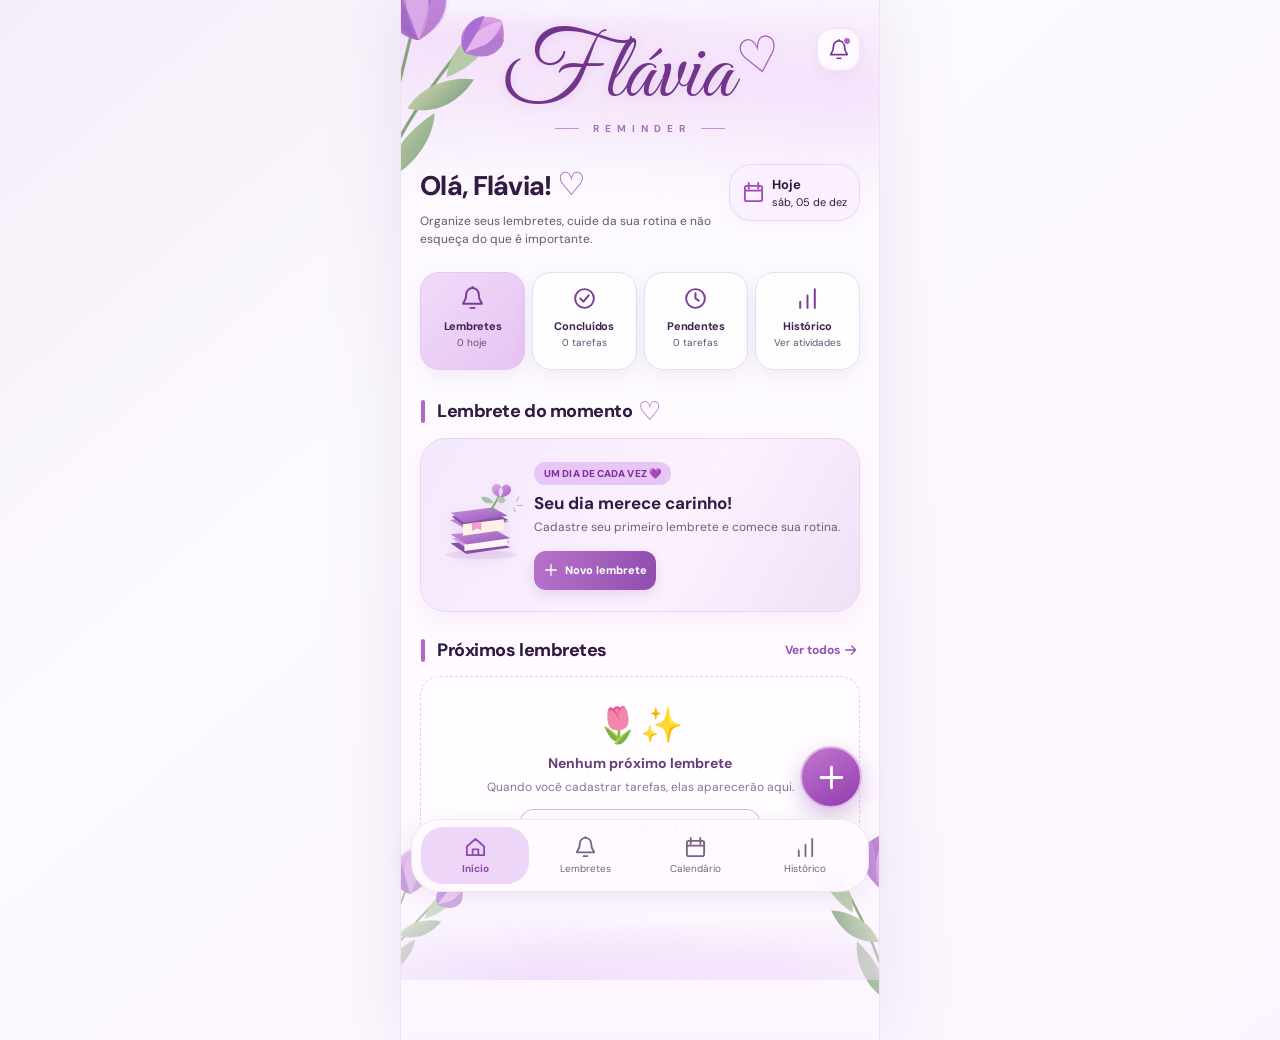
<file: index.html>
<!doctype html>
<html lang="pt-BR">
<head>
  <meta charset="utf-8">
  <meta name="viewport" content="width=device-width,initial-scale=1,viewport-fit=cover">
  <meta name="theme-color" content="#fbf7fc">
  <meta name="apple-mobile-web-app-capable" content="yes">
  <meta name="apple-mobile-web-app-status-bar-style" content="default">
  <meta name="apple-mobile-web-app-title" content="Flávia">
  <meta name="description" content="Flávia Reminder: lembretes com carinho, flores e um toque de humor.">
  <link rel="icon" type="image/svg+xml" href="./icon.svg">
  <link rel="apple-touch-icon" href="./apple-touch-icon.png">
  <link rel="manifest" href="./manifest.webmanifest">
  <link rel="preconnect" href="https://fonts.googleapis.com">
  <link rel="preconnect" href="https://fonts.gstatic.com" crossorigin>
  <link href="https://fonts.googleapis.com/css2?family=DM+Sans:wght@400;500;600;700;800&family=Great+Vibes&display=swap" rel="stylesheet">
  <link rel="stylesheet" href="./styles.css?v=6.4">
  <title>Flávia Reminder 🌷</title>
  <!-- V6.4: pets animados; notificações ativadas apenas uma vez por aparelho, com verificação automática -->
</head>
<body>
  <svg xmlns="http://www.w3.org/2000/svg" class="svg-icons" aria-hidden="true">
    <symbol id="i-bell" viewBox="0 0 24 24"><path d="M18 8a6 6 0 0 0-12 0c0 7-3 7-3 9h18c0-2-3-2-3-9M10 21h4M12 2V1"/></symbol>
    <symbol id="i-check" viewBox="0 0 24 24"><path d="m5 12 4 4L19 6"/></symbol>
    <symbol id="i-check-circle" viewBox="0 0 24 24"><circle cx="12" cy="12" r="9"/><path d="m8 12 3 3 5-6"/></symbol>
    <symbol id="i-clock" viewBox="0 0 24 24"><circle cx="12" cy="12" r="9"/><path d="M12 7v5l3 2"/></symbol>
    <symbol id="i-calendar" viewBox="0 0 24 24"><rect x="3" y="5" width="18" height="16" rx="2"/><path d="M7 2v6M17 2v6M3 10h18"/></symbol>
    <symbol id="i-chart" viewBox="0 0 24 24"><path d="M5 21v-6M12 21V9M19 21V3"/></symbol>
    <symbol id="i-house" viewBox="0 0 24 24"><path d="m3 11 9-8 9 8v9H3zM9 20v-6h6v6"/></symbol>
    <symbol id="i-plus" viewBox="0 0 24 24"><path d="M12 4v16M4 12h16"/></symbol>
    <symbol id="i-arrow" viewBox="0 0 24 24"><path d="M4 12h15m-6-6 6 6-6 6"/></symbol>
    <symbol id="i-edit" viewBox="0 0 24 24"><path d="m4 20 4-.8L19 8l-3-3L5 16zM14 7l3 3"/></symbol>
    <symbol id="i-trash" viewBox="0 0 24 24"><path d="M4 6h16M9 4h6M6 6l1 14h10l1-14M10 10v7M14 10v7"/></symbol>
    <symbol id="i-close" viewBox="0 0 24 24"><path d="M5 5l14 14M19 5 5 19"/></symbol>
    <symbol id="i-download" viewBox="0 0 24 24"><path d="M12 3v13m-5-5 5 5 5-5M4 18v3h16v-3"/></symbol>
    <symbol id="i-upload" viewBox="0 0 24 24"><path d="M12 21V8m-5 5 5-5 5 5M4 6V3h16v3"/></symbol>
    <symbol id="i-chevron" viewBox="0 0 24 24"><path d="m9 5 7 7-7 7"/></symbol>
    <symbol id="i-heart" viewBox="0 0 24 24"><path d="M20.5 8.7c0 4.5-8.5 10-8.5 10s-8.5-5.5-8.5-10a4.8 4.8 0 0 1 8.5-2.8 4.8 4.8 0 0 1 8.5 2.8Z"/></symbol>
  </svg>

  <div class="app-shell">
    <div class="top-ambient"></div>
    <img class="tulips tulips-top" src="./assets/tulips.svg" alt="" aria-hidden="true">
    <img class="tulips tulips-bottom-left" src="./assets/tulips.svg" alt="" aria-hidden="true">
    <img class="tulips tulips-bottom-right" src="./assets/tulips.svg" alt="" aria-hidden="true">

    <header class="brand-row">
      <div class="brand" aria-label="Flávia Reminder">
        <div class="brand-name">Flávia<span class="brand-heart">♡</span></div>
        <div class="brand-sub"><span></span>R E M I N D E R<span></span></div>
      </div>
      <button class="notification-icon" type="button" data-page="reminders" aria-label="Ver lembretes">
        <svg class="ico"><use href="#i-bell"/></svg><span class="notification-dot"></span>
      </button>
    </header>

    <section class="welcome" aria-label="Boas-vindas">
      <div class="welcome-copy"><h1>Olá, Flávia! <span>♡</span></h1><p>Organize seus lembretes, cuide da sua rotina e não esqueça do que é importante.</p></div>
      <div class="today-pill"><svg class="ico"><use href="#i-calendar"/></svg><div><strong>Hoje</strong><small id="todayLabel">—</small></div></div>
    </section>

    <section class="stats" aria-label="Resumo dos lembretes">
      <button class="stat stat-feature" data-page="reminders" type="button"><svg class="ico"><use href="#i-bell"/></svg><b>Lembretes</b><small><span id="countToday">0</span> hoje</small></button>
      <button class="stat" data-page="history" type="button"><svg class="ico"><use href="#i-check-circle"/></svg><b>Concluídos</b><small><span id="countDone">0</span> tarefas</small></button>
      <button class="stat" data-page="reminders" type="button"><svg class="ico"><use href="#i-clock"/></svg><b>Pendentes</b><small><span id="countPending">0</span> tarefas</small></button>
      <button class="stat" data-page="history" type="button"><svg class="ico"><use href="#i-chart"/></svg><b>Histórico</b><small>Ver atividades</small></button>
    </section>

    <div class="page" id="home">
      <section class="content-section"><div class="section-heading"><h2>Lembrete do momento <span class="outline-heart">♡</span></h2></div><div id="featured"></div></section>
      <section class="content-section upcoming-section"><div class="section-heading"><h2>Próximos lembretes</h2><button type="button" class="link" data-page="reminders">Ver todos <svg class="ico"><use href="#i-arrow"/></svg></button></div><div id="upcoming"></div></section>
    </div>

    <div class="page hidden" id="reminders">
      <section class="content-section"><div class="section-heading"><h2>Todos os lembretes <span class="outline-heart">♡</span></h2></div><p class="page-caption">Sua rotina, do seu jeitinho. 🌷</p><div id="allTasks"></div><div id="pushCompact" class="push-compact hidden" role="status"><span>🔔 Avisos ativados</span><button type="button" id="pushManage" class="push-compact-action">Gerenciar</button></div><div class="push-panel" id="pushPanel" aria-label="Configurar notificações">
        <strong>🔔 Notificações bonitas 🌷</strong>
        <p>Receba avisos com tulipas e ações de Concluir ou Adiar, mesmo com o aplicativo fechado. No iPhone, instale pela tela inicial do Safari.</p>
        <div class="push-actions"><button id="pushEnable" type="button" class="primary-btn">Ativar notificações</button><button id="pushTest" type="button" class="secondary-btn" disabled>Enviar teste</button></div>
        <p id="pushStatus" role="status">Os lembretes continuam salvos no aparelho.</p>
        <button id="pushReset" type="button" class="push-reset">Trocar código de acesso</button><button id="pushHide" type="button" class="push-reset push-hide hidden">Ocultar ajustes</button>
      </div></section>
    </div>

    <div class="page hidden" id="calendar">
      <section class="content-section"><div class="section-heading"><h2>Calendário <span class="outline-heart">♡</span></h2></div><div class="calendar-box"><div class="calendar-controls"><button type="button" id="prevMonth" aria-label="Mês anterior">‹</button><strong id="monthLabel">—</strong><button type="button" id="nextMonth" aria-label="Próximo mês">›</button></div><div id="days" class="days"></div></div><div class="section-heading"><h2 id="selectedLabel">Lembretes do dia</h2></div><div id="calendarTasks"></div></section>
    </div>

    <div class="page hidden" id="history">
      <section class="content-section"><div class="section-heading"><h2>Suas conquistas <span class="outline-heart">♡</span></h2></div><p class="page-caption">Cada tarefa concluída merece ser comemorada! ✨</p><div id="historyTasks"></div><div class="history-cleanup"><p>Limpe os registros antigos sem desmarcar as tarefas já concluídas.</p><button type="button" id="clearHistoryBtn" class="clear-history-btn" disabled><svg class="ico" aria-hidden="true"><use href="#i-trash"/></svg> Limpar histórico</button></div><div class="notice">💾 Os lembretes ficam salvos neste navegador. Se limpar os dados do Safari ou mudar de aparelho, eles podem desaparecer. Exporte um backup de vez em quando.</div><div class="backup-actions"><button id="exportBtn" class="secondary-btn" type="button"><svg class="ico"><use href="#i-download"/></svg> Exportar backup</button><button id="importBtn" class="secondary-btn" type="button"><svg class="ico"><use href="#i-upload"/></svg> Importar backup</button><input type="file" id="importFile" accept="application/json,.json" class="hidden"></div></section>
    </div>

    <div class="bottom-waves" aria-hidden="true"></div>
    <button class="fab" id="addBtn" type="button" aria-label="Adicionar novo lembrete"><svg class="ico"><use href="#i-plus"/></svg></button>
  </div>

  <nav class="bottom-nav" aria-label="Navegação principal">
    <button class="nav-item active" data-page="home" type="button"><svg class="ico"><use href="#i-house"/></svg><span>Início</span></button>
    <button class="nav-item" data-page="reminders" type="button"><svg class="ico"><use href="#i-bell"/></svg><span>Lembretes</span></button>
    <button class="nav-item" data-page="calendar" type="button"><svg class="ico"><use href="#i-calendar"/></svg><span>Calendário</span></button>
    <button class="nav-item" data-page="history" type="button"><svg class="ico"><use href="#i-chart"/></svg><span>Histórico</span></button>
  </nav>

  <div class="modal hidden" id="modal" role="presentation">
    <form class="sheet" id="form" role="dialog" aria-modal="true" aria-labelledby="formTitle">
      <div class="sheet-grip"></div><div class="sheet-head"><h2 id="formTitle">Novo lembrete 🌷</h2><button class="icon-button" id="cancelX" type="button" aria-label="Fechar"><svg class="ico"><use href="#i-close"/></svg></button></div>
      <label class="field" for="title">Nome do lembrete</label><input id="title" maxlength="90" required placeholder="Ex.: Estudar inglês 📚">
      <label class="field" for="desc">Descrição <span>(opcional)</span></label><textarea id="desc" maxlength="350" placeholder="Escreva um detalhezinho..."></textarea>
      <div class="form-pair"><div><label class="field" for="date">Data</label><input type="date" id="date" required></div><div><label class="field" for="time">Horário</label><input type="time" id="time" required></div></div>
      <div class="form-pair"><div><label class="field" for="repeat">Repetir</label><select id="repeat"><option value="none">Não repetir</option><option value="daily">Todos os dias</option><option value="weekdays">Segunda a sexta</option><option value="weekly">Toda semana</option></select></div><div><label class="field" for="emoji">Ícone</label><select id="emoji"><option>🌷</option><option>📚</option><option>💧</option><option>💊</option><option>🎒</option><option>🌙</option><option>🧘‍♀️</option><option>💼</option><option>💜</option><option>✨</option></select></div></div>
      <div class="form-actions"><button type="button" id="deleteBtn" class="delete-btn hidden"><svg class="ico"><use href="#i-trash"/></svg>Excluir</button><button type="button" class="secondary-btn" id="cancelBtn">Cancelar</button><button type="submit" class="primary-btn"><svg class="ico"><use href="#i-check"/></svg>Salvar</button></div>
    </form>
  </div>

  <div class="pedro-overlay hidden" id="pedroOverlay" role="dialog" aria-modal="true" aria-labelledby="pedroTitle" aria-describedby="pedroMessage">
    <div class="pedro-stage">
      <div class="pedro-bubble">
        <div class="pedro-label">🚨 ALERTA DO PEDRO</div>
        <h2 id="pedroTitle">Opa, pera aí! 👀</h2>
        <p id="pedroMessage">TU TEM QUE COLOCAR UM LEMBRETE PRA MIM?!?!?!</p>
        <button type="button" id="pedroClose" class="primary-btn">Tá bom, Pedro! 😂</button>
      </div>
      <img class="pedro-mascot" src="./assets/pedro-pixel.png" alt="Pedro desconfiado em pixel art">
      <span class="pedro-spark one">✦</span><span class="pedro-spark two">✧</span>
    </div>
  </div>
  <!-- Surpresas discretas dos pets: não bloqueiam os botões do aplicativo. -->
  <div class="pet-peek hidden" id="petPeek" role="status" aria-live="polite" aria-label="">
    <img id="petPeekImage" class="pet-peek-image" src="./assets/oliver-animado.gif" alt="" width="170" height="170">
  </div>
  <div class="toast hidden" id="toast" role="status" aria-live="polite"></div>
  <script src="./app.js?v=6.4" defer></script>
  <script src="./push.js?v=6.3" defer></script>
</body>
</html>
</file>
<file: styles.css>
:root{--ink:#311b43;--purple:#8f4aaa;--purple-dark:#693184;--lavender:#ead5f5;--muted:#7d688b;--border:#eadcf1;--paper:#fffaff;--bg:#fcf9fe;--shadow:0 6px 22px rgba(102,55,126,.08);font-family:'DM Sans',-apple-system,BlinkMacSystemFont,'Segoe UI',sans-serif;color:var(--ink);font-synthesis:none}
*{box-sizing:border-box}html{scroll-behavior:smooth}body{margin:0;min-width:320px;min-height:100dvh;background:linear-gradient(140deg,#f5edf9,#fcfafe 35%,#fcf5ff)}button,input,textarea,select{font:inherit}button{cursor:pointer}button:focus-visible,input:focus-visible,select:focus-visible,textarea:focus-visible{outline:3px solid #bf8ed7;outline-offset:2px}.hidden{display:none!important}.ico{height:23px;width:23px;fill:none;stroke:currentColor;stroke-width:1.9;stroke-linecap:round;stroke-linejoin:round;flex-shrink:0}.svg-icons{position:absolute;width:0;height:0;overflow:hidden}
.app-shell{width:min(100%,480px);margin:auto;min-height:100dvh;padding:12px 19px 150px;position:relative;overflow:hidden;isolation:isolate;background:linear-gradient(180deg,#faf3fd 0,#fdfbff 280px,#fffaff 68%,#fcf5ff 100%)}.app-shell>*:not(.top-ambient):not(.tulips):not(.bottom-waves){position:relative;z-index:1}.top-ambient{position:absolute;z-index:-1;top:18px;left:-18%;width:140%;height:210px;border-radius:0 0 50% 55%;background:radial-gradient(ellipse at 20% 10%,#f0d6f8aa,transparent 54%),radial-gradient(ellipse at 78% 35%,#f3ddfacc,transparent 53%);filter:blur(8px)}.tulips{position:absolute;pointer-events:none;z-index:0;user-select:none}.tulips-top{top:-33px;left:-81px;width:210px;transform:rotate(-22deg);opacity:.9}.tulips-bottom-left{width:130px;bottom:65px;left:-54px;transform:rotate(-16deg);opacity:.55}.tulips-bottom-right{width:165px;bottom:51px;right:-74px;transform:rotate(32deg) scaleX(-1);opacity:.8}
.brand-row{min-height:150px;display:flex;align-items:flex-start;justify-content:center;padding:18px 7px 0;position:relative}.brand{text-align:center;position:relative}.brand-name{font-family:'Great Vibes','Brush Script MT',cursive;font-weight:400;font-size:clamp(65px,18vw,91px);line-height:1.02;color:#71358d;text-shadow:0 2px 11px #e6ccea}.brand-heart{font-family:Georgia,serif;display:inline-block;font-size:.54em;vertical-align:top;transform:rotate(-12deg) translate(3px,2px);color:#a05cba}.brand-sub{display:flex;align-items:center;gap:14px;margin-top:-1px;justify-content:center;font-size:10px;letter-spacing:2px;color:#a86bbe;font-weight:700}.brand-sub span{width:24px;height:1px;background:#c98edb}.notification-icon{position:absolute;right:0;top:16px;background:#fffcffdd;border:1px solid #f0e3f6;border-radius:16px;box-shadow:0 5px 14px #9f6aaf17;width:43px;height:43px;display:grid;place-items:center;color:#743b95}.notification-icon .ico{width:22px;height:22px}.notification-dot{position:absolute;width:8px;height:8px;right:8px;top:8px;background:#ab61c4;border-radius:50%;border:1.5px solid #fff}
.welcome{display:flex;justify-content:space-between;align-items:flex-start;gap:10px;margin:2px 0 23px}.welcome-copy{min-width:0;flex:1}.welcome h1{font-size:clamp(21px,6vw,27px);line-height:1.25;margin:0 0 7px;font-weight:800;letter-spacing:-.7px}.welcome h1 span{color:#a15ac0;font-size:1.2em;font-weight:400}.welcome p{font-size:12px;line-height:1.58;margin:0;color:#685571}.today-pill{background:#faf0ff;border:1px solid #e9d7f4;border-radius:22px;padding:11px 12px;display:flex;align-items:center;gap:7px;flex-shrink:0;max-width:132px;box-shadow:0 3px 16px #9852b10a}.today-pill .ico{color:#9a4eb3;width:23px;height:23px}.today-pill strong{display:block;font-size:13px}.today-pill small{display:block;font-size:11px;white-space:nowrap;margin-top:2px}
.stats{display:grid;grid-template-columns:repeat(4,minmax(0,1fr));gap:7px;margin:0 0 28px}.stat{border:1px solid var(--border);background:#ffffffb5;box-shadow:var(--shadow);border-radius:19px;min-width:0;padding:13px 4px 12px;display:flex;flex-direction:column;align-items:center;gap:3px;text-align:center;color:#7c3b98;min-height:98px}.stat .ico{width:25px;height:25px;margin-bottom:5px}.stat b{color:#3e224f;font-size:11px;letter-spacing:-.25px;white-space:nowrap}.stat small{font-size:10px;color:#62506f;white-space:nowrap}.stat-feature{background:linear-gradient(135deg,#f0dbfa,#e6c3f2);border-color:#e6c7ee}.stat:active,.task-check:active,.fab:active{transform:scale(.96)}
.content-section{margin-bottom:23px}.section-heading{display:flex;align-items:center;justify-content:space-between;gap:8px;margin:0 1px 14px}.section-heading h2{margin:0;font-size:18px;font-weight:800;letter-spacing:-.45px;display:flex;align-items:center;gap:6px}.section-heading h2:before{content:'';width:4px;height:23px;border-radius:4px;background:#b464cd;display:block;margin-right:6px}.outline-heart{font-weight:400;color:#a55cbb;font-size:26px;line-height:1}.link{display:flex;align-items:center;gap:3px;border:0;background:transparent;color:#9450b2;font-size:12px;font-weight:700;padding:4px 0;white-space:nowrap}.link .ico{width:16px;height:16px}.page-caption{font-size:12px;color:var(--muted);margin:-4px 0 14px}
.featured{border:1px solid #ead3f3;border-radius:26px;background:linear-gradient(120deg,#f4e8fd,#fcf2fe 58%,#efe0f7);box-shadow:0 9px 27px #a669be18;min-height:174px;position:relative;display:flex;align-items:center;gap:8px;padding:18px 15px;overflow:hidden}.feature-graphic{flex:0 0 92px;width:92px;height:122px;object-fit:contain;filter:drop-shadow(0 7px 7px #a679af2b)}.feature-content{flex:1;min-width:0;z-index:1}.feature-tag{display:inline-block;font-size:10px;font-weight:800;color:#7d3198;background:#e7c5f6;border-radius:12px;padding:5px 10px;letter-spacing:.1px}.featured h3{font-size:17px;line-height:1.3;margin:7px 0 5px;overflow-wrap:anywhere}.featured p{font-size:12px;line-height:1.45;color:#725a81;margin:0 0 12px;white-space:pre-wrap;overflow-wrap:anywhere}.feature-deco{position:absolute;right:-20px;top:12px;font-size:90px;color:#ddafe9;opacity:.35;transform:rotate(-18deg);pointer-events:none}.featured .actions{display:flex;gap:6px;flex-wrap:wrap}.primary-btn,.secondary-btn{border:0;display:inline-flex;align-items:center;justify-content:center;gap:6px;border-radius:12px;font-size:12px;font-weight:800;padding:11px 13px;min-height:39px}.primary-btn{background:linear-gradient(100deg,#b773ca,#914daf);color:white;box-shadow:0 5px 14px #8e44a72c}.secondary-btn{background:#fffaff;border:1px solid #dac0e7;color:#7f489e}.featured .primary-btn,.featured .secondary-btn{padding:10px 9px;font-size:11px}.featured .ico{width:16px;height:16px}.featured-empty{display:flex;align-items:center;gap:6px}.featured-empty h3{font-size:17px}.featured-empty p{margin-bottom:14px}
.task{border:1px solid #eaddf1;background:#fffdfa;border-radius:19px;padding:10px 9px;display:flex;gap:10px;align-items:center;margin-bottom:9px;box-shadow:0 5px 16px #965da110;min-height:74px;position:relative}.task:before{content:'';position:absolute;left:0;top:12px;bottom:12px;width:4px;background:#e1b5ea;border-radius:4px}.task:nth-child(3n+1):before{background:#b1dfcb}.task:nth-child(3n+2):before{background:#f3b6da}.task-icon{background:#f5e6fb;border-radius:50%;height:48px;width:48px;display:grid;place-items:center;font-size:24px;flex-shrink:0;margin-left:4px}.task:nth-child(3n+1) .task-icon{background:#e6f7ff}.task:nth-child(3n+3) .task-icon{background:#fcebdc}.task-copy{flex:1;min-width:0}.task-copy strong{display:block;font-size:13px;font-weight:800;color:#322040;overflow-wrap:anywhere}.task-copy small{display:block;font-size:11px;margin-top:4px;color:#7d6a88;line-height:1.3}.task-check{border:2px solid #cfb6dc;background:transparent;width:30px;height:30px;min-width:30px;border-radius:50%;display:grid;place-items:center;color:#fff}.task-check.checked{background:#a46cbb;border-color:#a46cbb}.task-check .ico{width:18px;height:18px}.task-more{border:0;background:transparent;color:#a477bb;padding:6px 2px;font-size:18px;line-height:1}.task.done{opacity:.66}.task.done strong{text-decoration:line-through}.task-more .ico{width:18px;height:18px}.upcoming-section{margin-top:26px}
.empty{padding:25px 13px 23px;text-align:center;border:1px dashed #e5cdea;border-radius:20px;background:#ffffffa8;color:#8b7398}.empty-illustration{font-size:35px;display:block;margin-bottom:6px}.empty strong{display:block;color:#654078;font-size:14px}.empty p{font-size:12px;line-height:1.5;margin:6px 0 13px}.empty button{border:1px solid #d8b3e7;color:#8d4da8;background:#fff;border-radius:13px;padding:9px 13px;font-size:11px;font-weight:700}.notice{background:#f5edf9;border:1px solid #eadcf3;border-radius:14px;color:#7b618a;font-size:11px;line-height:1.5;padding:12px;margin-top:18px}.backup-actions{display:flex;gap:10px;margin-top:12px;flex-wrap:wrap}.backup-actions .secondary-btn{flex:1;white-space:nowrap}.backup-actions .ico{width:16px;height:16px}
.bottom-waves{height:105px;position:absolute!important;bottom:60px;left:-20%;width:140%;pointer-events:none;z-index:0!important;background:radial-gradient(ellipse at 35% 100%,#ebd5f8 0,transparent 48%),radial-gradient(ellipse at 70% 92%,#f2defa 0,transparent 42%);opacity:.72}
.fab{position:fixed!important;z-index:8!important;bottom:calc(92px + env(safe-area-inset-bottom));right:max(18px,calc((100vw - 480px)/2 + 18px));height:62px;width:62px;display:grid;place-items:center;color:#fff;background:linear-gradient(150deg,#c177cf,#933caf);border:2px solid #e0b8e8;border-radius:50%;box-shadow:0 8px 22px #8c4faa55}.fab .ico{width:31px;height:31px;stroke-width:2.2}.bottom-nav{position:fixed;z-index:9;bottom:max(8px,env(safe-area-inset-bottom));left:50%;transform:translateX(-50%);width:min(calc(100% - 20px),458px);padding:7px 9px;background:#fffaffef;border:1px solid #f0e5f5;box-shadow:0 5px 24px #6a3d7b1c;backdrop-filter:blur(18px);-webkit-backdrop-filter:blur(18px);border-radius:29px;display:flex;justify-content:space-between;gap:2px}.nav-item{background:transparent;border:0;border-radius:22px;color:#796285;padding:8px 3px;flex:1;display:flex;align-items:center;justify-content:center;flex-direction:column;gap:3px;min-height:57px;font-size:10px}.nav-item .ico{height:23px;width:23px}.nav-item.active{color:#8f49ac;background:#eed6f9;font-weight:800}
.calendar-box{border:1px solid var(--border);border-radius:21px;padding:15px 10px 17px;background:#fff;box-shadow:var(--shadow);margin-bottom:24px}.calendar-controls{display:flex;justify-content:space-between;align-items:center;margin-bottom:17px}.calendar-controls button{border:0;border-radius:12px;background:#f4e7f9;color:#884ba3;width:35px;height:35px;font-size:25px}.calendar-controls strong{text-transform:capitalize;font-size:15px}.days{display:grid;grid-template-columns:repeat(7,minmax(0,1fr));gap:4px}.days button{background:#fff;border:1px solid #eee5f4;border-radius:10px;aspect-ratio:1;min-width:0;padding:0;color:#54375f;font-size:12px}.days button.selected{color:#fff;background:#9d62ba;border-color:#9d62ba}.days button.has:not(.selected){background:#f8eafa;border-color:#d7b7e5}.days span{display:grid;place-items:center;font-size:11px;color:#8a7095;min-height:27px}
.modal,.pedro-overlay{position:fixed;inset:0;z-index:30;background:rgba(44,21,56,.39);display:flex;justify-content:center;align-items:flex-end;backdrop-filter:blur(4px);-webkit-backdrop-filter:blur(4px)}.sheet{background:#fffbff;border-radius:27px 27px 0 0;padding:12px 21px max(24px,env(safe-area-inset-bottom));width:min(100%,480px);max-height:94dvh;overflow:auto;box-shadow:0 -15px 35px #5b347223;animation:rise .25s ease-out}.sheet-grip{width:43px;height:5px;border-radius:5px;background:#e7d4ee;margin:0 auto 14px}.sheet-head{display:flex;justify-content:space-between;align-items:center;gap:9px}.sheet h2{margin:0 0 5px;font-size:21px}.icon-button{background:#f3e7f9;color:#9355ad;border:0;border-radius:50%;width:33px;height:33px;display:grid;place-items:center}.icon-button .ico{height:18px;width:18px}.field{display:block;margin:14px 0 5px;font-weight:800;font-size:12px}.field span{color:#9c84a7;font-weight:400}.sheet input,.sheet select,.sheet textarea{width:100%;background:#fff;border:1px solid #e3d3eb;border-radius:12px;padding:12px;color:#3b2747;font-size:14px;outline-color:#ad73c5;min-width:0}.sheet textarea{min-height:72px;resize:vertical}.form-pair{display:grid;grid-template-columns:1fr 1fr;gap:10px}.form-actions{display:flex;gap:7px;align-items:center;margin-top:21px}.form-actions .primary-btn{flex:1}.form-actions .secondary-btn{flex:1}.form-actions .ico{width:16px;height:16px}.delete-btn{background:#fff0f3;color:#b84769;border:0;border-radius:12px;padding:11px 8px;font-size:11px;display:flex;align-items:center;gap:4px}
.pedro-overlay{z-index:80;background:rgba(43,23,60,.58);align-items:center;overflow:hidden}.pedro-stage{position:relative;width:min(100%,480px);height:min(750px,100dvh);display:flex;align-items:center;justify-content:center;padding:22px;pointer-events:none}.pedro-bubble{position:absolute;top:18%;left:5%;right:6%;background:#fffafb;border:3px solid #b781d3;box-shadow:0 16px 45px #2a103a49;border-radius:28px;padding:24px 22px 26px;z-index:2;transform-origin:bottom right;animation:popIn .48s cubic-bezier(.17,1.48,.44,1);pointer-events:auto}.pedro-bubble:after{content:'';position:absolute;bottom:-16px;right:20%;width:28px;height:28px;background:#fffafb;border-right:3px solid #b781d3;border-bottom:3px solid #b781d3;transform:rotate(45deg)}.pedro-label{font-size:11px;font-weight:800;letter-spacing:.5px;color:#9758b3;background:#f4e7fb;display:inline-block;border-radius:22px;padding:7px 11px}.pedro-bubble h2{font-size:22px;margin:12px 0 9px;color:#4b2464}.pedro-bubble p{font-size:clamp(21px,6vw,29px);font-weight:800;line-height:1.2;margin:0 0 17px;letter-spacing:-.5px;color:#743692}.pedro-bubble button{position:relative;z-index:3;padding:12px 18px;font-size:13px}.pedro-mascot{position:absolute;right:-28px;bottom:0;width:clamp(240px,70%,325px);z-index:1;animation:pedroPeek .75s cubic-bezier(.23,1.2,.28,1) .05s both;filter:drop-shadow(-10px 12px 15px rgba(44,15,64,.18))}.pedro-spark{position:absolute;color:#fff1ab;font-size:50px;z-index:3;animation:sparkle 1s ease-in-out infinite alternate}.pedro-spark.one{right:10%;top:10%}.pedro-spark.two{left:9%;bottom:15%;font-size:30px;animation-delay:.3s}.toast{z-index:100;position:fixed;bottom:calc(90px + env(safe-area-inset-bottom));left:50%;transform:translateX(-50%);width:max-content;max-width:calc(100vw - 40px);background:#59376f;color:#fff;border-radius:14px;box-shadow:0 7px 18px #3d184b32;padding:12px 17px;text-align:center;font-size:12px;animation:rise .2s ease-out}@keyframes rise{from{opacity:0;transform:translateY(20px)}to{opacity:1;transform:translateY(0)}}@keyframes pedroPeek{from{opacity:.6;transform:translateX(105%) rotate(9deg)}70%{opacity:1;transform:translateX(-7%) rotate(-3deg)}to{transform:translateX(0) rotate(0)}}@keyframes popIn{from{transform:scale(.55) rotate(5deg);opacity:0}to{transform:scale(1);opacity:1}}@keyframes sparkle{to{transform:scale(1.3) rotate(20deg);opacity:.5}}
@media(min-width:570px){.app-shell{box-shadow:0 0 70px #9c73b42b;border-left:1px solid #f0e2f3;border-right:1px solid #f0e2f3}.app-shell{min-height:900px}}@media(max-width:390px){.app-shell{padding-left:14px;padding-right:14px}.brand-row{min-height:143px}.tulips-top{width:183px;left:-83px}.welcome h1{font-size:22px}.welcome p{font-size:11px}.today-pill{max-width:109px;padding:10px 7px;gap:5px}.stats{gap:5px}.stat{min-height:94px;padding:10px 1px}.stat b{font-size:10px}.stat small{font-size:9px}.stat .ico{width:23px}.featured{padding:14px 10px}.feature-graphic{flex-basis:72px;width:72px}.featured h3{font-size:15px}.featured .primary-btn,.featured .secondary-btn{font-size:10px;padding:9px 7px}.section-heading h2{font-size:16px}.pedro-bubble{top:13%;left:4%;right:4%;padding:21px 17px}.pedro-mascot{width:76%;right:-35px}}@media(max-width:335px){.stats{grid-template-columns:repeat(2,1fr)}.welcome{flex-direction:column}.today-pill{max-width:none}}@media(prefers-reduced-motion:reduce){*,*:before,*:after{animation-duration:.01ms!important;scroll-behavior:auto!important}}

/* V3 — mascote em pixel art: pequeno, no canto, sem cobrir o texto. */
.pedro-mascot {
  width: clamp(145px, 41%, 195px);
  height: auto;
  right: -6px;
  bottom: 0;
  image-rendering: pixelated;
  object-fit: contain;
  filter: drop-shadow(-5px 9px 9px rgba(44,15,64,.18));
}
.pedro-bubble { top: 12%; }
@media (max-width: 390px) {
  .pedro-mascot { width: 43%; right: -5px; }
  .pedro-bubble { top: 10%; }
}

/* Notificações: etapa Web Push */
.push-panel{margin-top:18px;padding:18px;border:1px solid #e5c6f0;border-radius:22px;background:linear-gradient(135deg,#fff,#f7ebff);box-shadow:0 8px 28px rgba(103,45,130,.05)}
.push-panel strong{display:block;color:#6f308f;font-size:16px}.push-panel p{font-size:12px;line-height:1.55;color:#765e83;margin:9px 0}
.push-actions{display:flex;gap:9px;flex-wrap:wrap;margin-top:12px}.push-actions button{font-size:12px;padding:10px 12px;min-height:40px}
.push-actions button:disabled{opacity:.55;cursor:not-allowed}.push-reset{border:0;background:none;text-decoration:underline;color:#8d60a2;font:inherit;font-size:11px;padding:7px 0;cursor:pointer}


/* V6.2: ajustes compactos de notificações e limpeza segura do histórico */
.push-compact{display:flex;align-items:center;justify-content:space-between;gap:12px;margin-top:17px;border:1px solid #ebd9f0;background:#fffaff;border-radius:14px;padding:9px 13px;color:#836091;font-size:11px;box-shadow:0 3px 12px #a975ae0b}
.push-compact span{white-space:nowrap;font-weight:700}.push-compact-action{border:0;background:transparent;color:#8c4ea5;font-size:11px;font-weight:800;text-decoration:underline;padding:5px;white-space:nowrap}
.push-hide{margin-left:12px}.history-cleanup{display:flex;align-items:center;justify-content:space-between;gap:10px;margin:17px 0 5px;flex-wrap:wrap}.history-cleanup p{color:#897593;font-size:11px;line-height:1.4;margin:0;flex:1 1 160px}.clear-history-btn{display:inline-flex;align-items:center;gap:5px;background:#fff5f8;color:#af527b;border:1px solid #edcadb;border-radius:12px;padding:10px 12px;font-size:11px;font-weight:800;white-space:nowrap}.clear-history-btn .ico{width:16px;height:16px}.clear-history-btn:disabled{opacity:.45;cursor:not-allowed}

/* V6.4: mascotes em pixel art — discretos, temporários e não interativos */
.pet-peek {
  position:fixed;
  z-index:1800;
  right:max(0px,env(safe-area-inset-right));
  bottom:calc(78px + env(safe-area-inset-bottom));
  width:clamp(120px,36vw,188px);
  height:auto;
  pointer-events:none;
  transform:translateX(calc(100% + 30px));
  opacity:0;
  will-change:transform,opacity;
  filter:drop-shadow(0 5px 8px rgba(54,30,70,.15));
}
.pet-peek.hidden{display:none}
.pet-peek-image{display:block;width:100%;height:auto;image-rendering:pixelated}
.pet-peek.pet-in{animation:pet-peek-enter .45s cubic-bezier(.16,1.2,.31,1) forwards}
.pet-peek.pet-out{animation:pet-peek-exit .43s ease-in forwards}
@keyframes pet-peek-enter{from{transform:translateX(calc(100% + 30px));opacity:0}to{transform:translateX(0);opacity:1}}
@keyframes pet-peek-exit{from{transform:translateX(0);opacity:1}to{transform:translateX(calc(100% + 30px));opacity:0}}
@media (min-width:700px){.pet-peek{right:calc(50% - 245px);bottom:85px}}
@media (prefers-reduced-motion:reduce){.pet-peek.pet-in{animation:pet-peek-fade-in .1s forwards}.pet-peek.pet-out{animation:pet-peek-fade-out .1s forwards}@keyframes pet-peek-fade-in{to{transform:translateX(0);opacity:1}}@keyframes pet-peek-fade-out{to{transform:translateX(0);opacity:0}}}


/* V6.5 — Corrige zoom automático ao focar campos no Safari do iPhone.
   Mantém o gesto de zoom acessível para quem precisa. */
html { -webkit-text-size-adjust: 100%; text-size-adjust: 100%; }
body { max-width: 100%; overflow-x: clip; }
button, input, select, textarea { touch-action: manipulation; }
.sheet input, .sheet textarea, .sheet select {
  font-size: 16px;
  line-height: 1.35;
  -webkit-text-size-adjust: 100%;
}
.sheet { max-width: 100vw; overscroll-behavior: contain; }
.form-pair { grid-template-columns: repeat(2, minmax(0, 1fr)); }
.form-pair > div { min-width: 0; }
@supports (-webkit-touch-callout: none) {
  .sheet { max-height: 94dvh; -webkit-overflow-scrolling: touch; }
}
</file>
